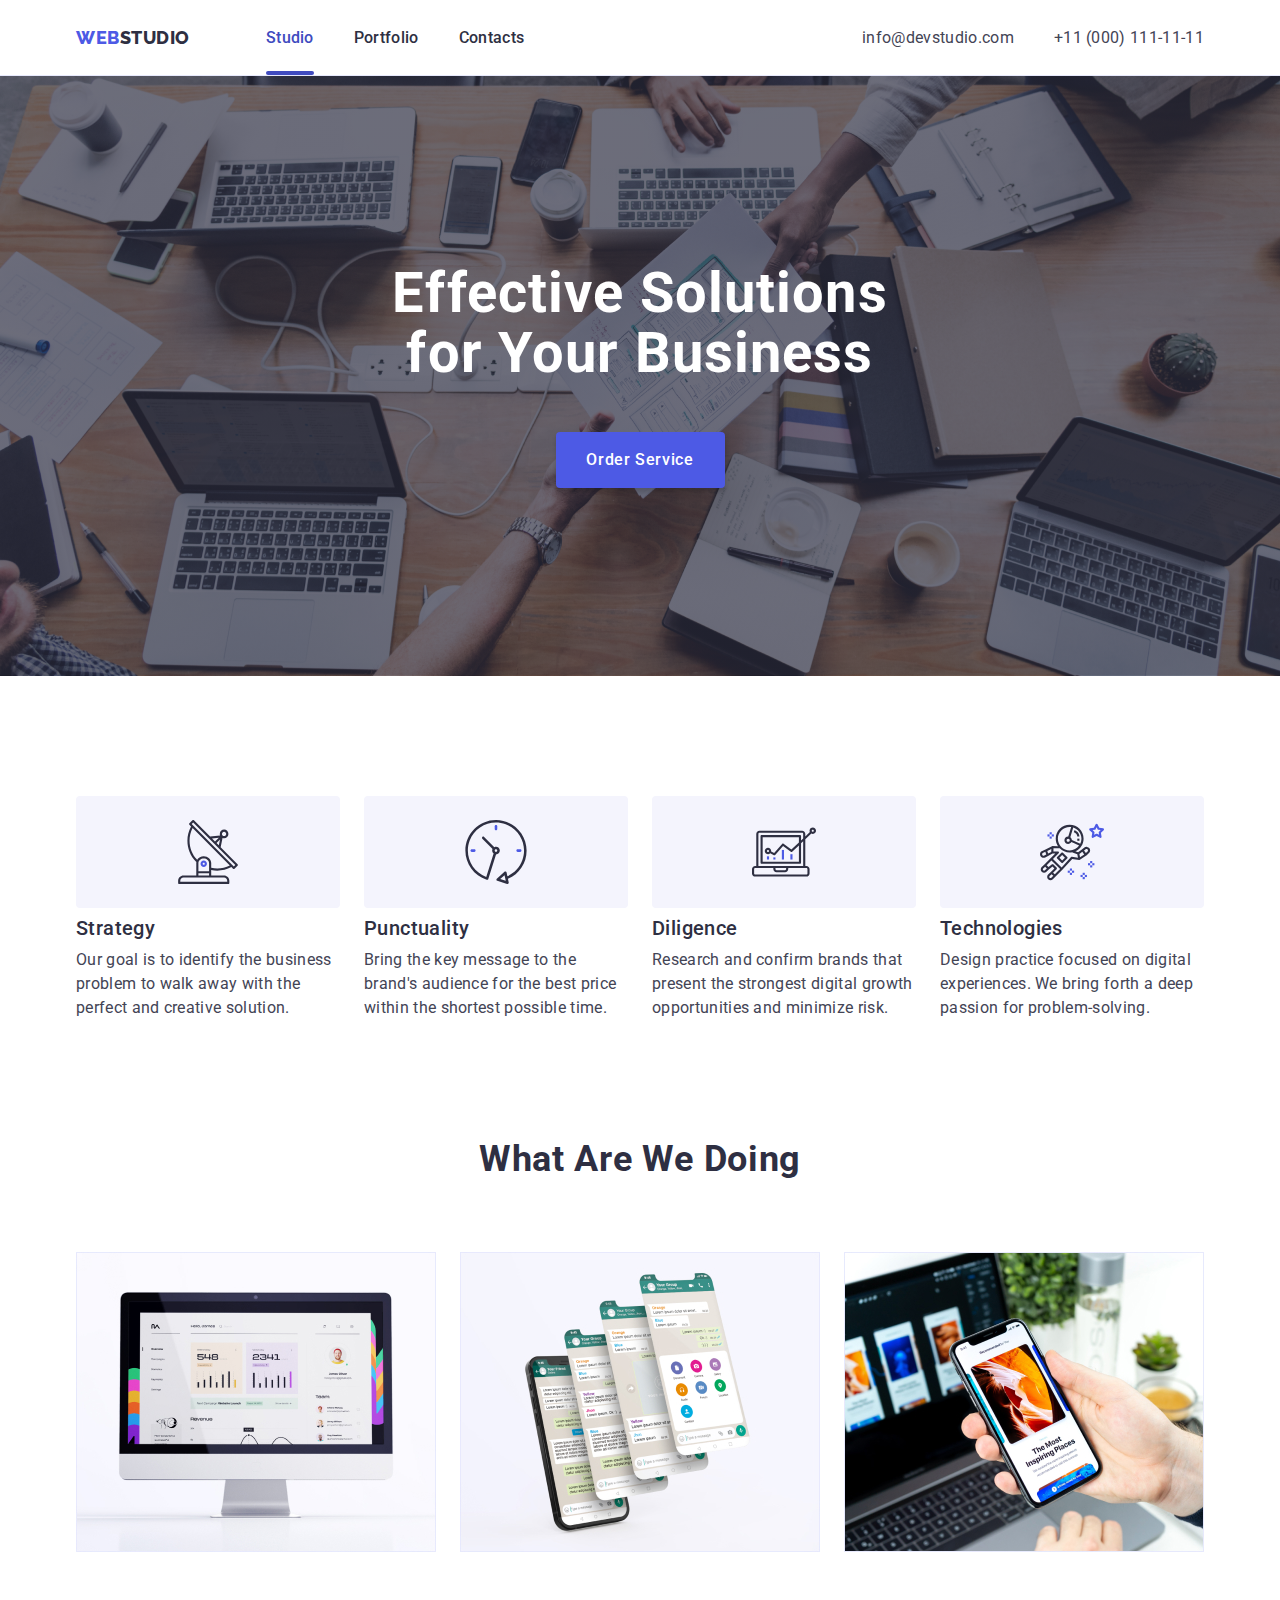
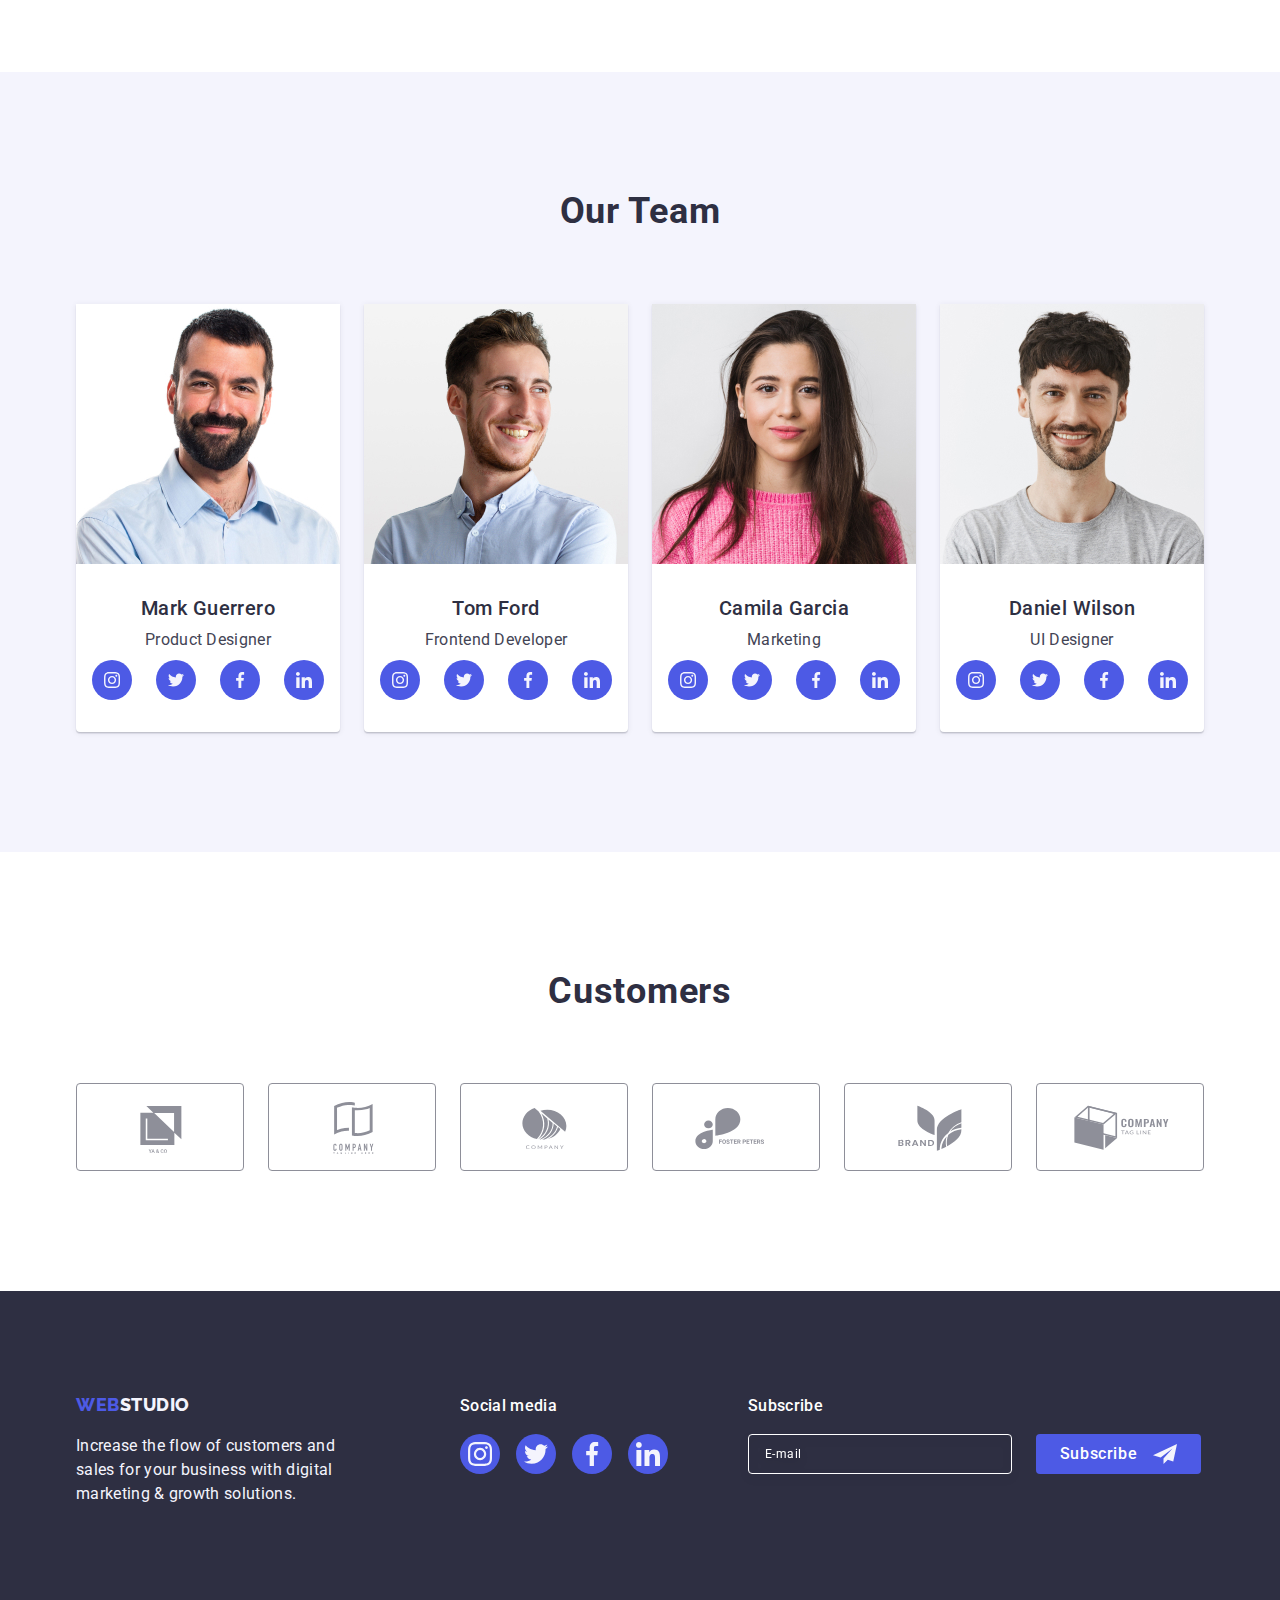
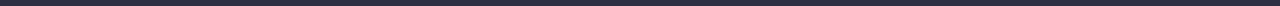
<file: index.html>
<!DOCTYPE html>
<html lang="en">
  <head>
    <meta charset="UTF-8" />
    <meta http-equiv="X-UA-Compatible" content="IE=edge" />
    <meta name="viewport" content="width=device-width, initial-scale=1.0" />
    <title>WebStudio</title>
    <link
      rel="stylesheet"
      href="https://cdnjs.cloudflare.com/ajax/libs/modern-normalize/1.1.0/modern-normalize.min.css"
    />
    <link rel="stylesheet" href="./css/styles.css" />
    <link rel="preconnect" href="https://fonts.googleapis.com" />
    <link rel="preconnect" href="https://fonts.gstatic.com" crossorigin />
    <link
      href="https://fonts.googleapis.com/css2?family=Raleway:wght@800&family=Roboto:wght@400;500;700;900&display=swap"
      rel="stylesheet"
    />
  </head>
  <body>
    <header class="header-border">
      <div class="container header-container">
        <nav class="list header-nav">
          <a
            href="./index.html"
            class="logo-link link header-nav-link margin-logo"
            >Web<span class="studio">Studio</span></a
          >

          <ul class="header-list list">
            <li>
              <a
                class="menu-link link header-nav-link curent"
                href="./index.html"
                >Studio</a
              >
            </li>
            <li>
              <a class="menu-link link header-nav-link" href="./portfolio.html"
                >Portfolio</a
              >
            </li>
            <li>
              <a class="menu-link link header-nav-link" href="">Contacts</a>
            </li>
          </ul>
        </nav>
        <address class="contact list">
          <ul class="contact list">
            <li>
              <a
                class="contact-link link header-nav-link"
                href="mailto:info@devstudio.com"
                >info@devstudio.com</a
              >
            </li>
            <li>
              <a
                class="contact-link link header-nav-link"
                href="tel:+110001111111"
                >+11 (000) 111-11-11</a
              >
            </li>
          </ul>
        </address>
      </div>
    </header>
    <main>
      <!-- Секция-1  -->
      <section class="first-s section-order">
        <div class="container">
          <h1 class="sectionh order-container">
            Effective Solutions for Your Business
          </h1>
          <button
            class="btn-order order-container"
            type="button"
            data-modal-open
          >
            Order Service
          </button>
        </div>
      </section>
      <!-- Секция-2  -->
      <section class="section">
        <div class="container">
          <h2 class="visually-hidden">Section2</h2>
          <ul class="list section-info">
            <li class="section-info-list">
              <div class="section-list">
                <svg class="svg" width="64" height="64">
                  <use href="./images/icons.svg#icon-antenna"></use>
                </svg>
              </div>
              <h3 class="sectionhhh">Strategy</h3>
              <p class="info-p">
                Our goal is to identify the business problem to walk away with
                the perfect and creative solution.
              </p>
            </li>
            <li class="section-info-list">
              <div class="section-list">
                <svg class="svg" width="64" height="64">
                  <use href="./images/icons.svg#icon-clock"></use>
                </svg>
              </div>
              <h3 class="sectionhhh">Punctuality</h3>
              <p class="info-p">
                Bring the key message to the brand's audience for the best price
                within the shortest possible time.
              </p>
            </li>
            <li class="section-info-list">
              <div class="section-list">
                <svg class="svg" width="64" height="64">
                  <use href="./images/icons.svg#icon-diagram"></use>
                </svg>
              </div>
              <h3 class="sectionhhh">Diligence</h3>
              <p class="info-p">
                Research and confirm brands that present the strongest digital
                growth opportunities and minimize risk.
              </p>
            </li>
            <li class="section-info-list">
              <div class="section-list">
                <svg class="svg" width="64" height="64">
                  <use href="./images/icons.svg#icon-astronaut"></use>
                </svg>
              </div>
              <h3 class="sectionhhh">Technologies</h3>
              <p class="info-p">
                Design practice focused on digital experiences. We bring forth a
                deep passion for problem-solving.
              </p>
            </li>
          </ul>
        </div>
      </section>
      <!-- Секция-3  -->
      <section class="section section-fall">
        <div class="container">
          <h2 class="secthh list">What are we doing</h2>
          <ul class="team-list list">
            <li class="img-list">
              <img
                src="./images/computer.jpg"
                alt="computer"
                width="360"
                height="300"
              />
            </li>
            <li class="img-list">
              <img
                src="./images/site.jpg"
                alt="iphone"
                width="360"
                height="300"
              />
            </li>
            <li class="img-list">
              <img
                src="./images/phone.jpg"
                alt="computer and iphone"
                width="360"
                height="300"
              />
            </li>
          </ul>
        </div>
      </section>
      <!-- Секция-4  -->
      <section class="sectionteam section">
        <div class="container">
          <h2 class="secthh list">Our Team</h2>
          <ul class="team-list list">
            <li class="team-back">
              <img src="./images/mark.jpg" alt="defect" width="264" />
              <div class="worker">
                <h3 class="section-name">Mark Guerrero</h3>
                <p class="info-page">Product Designer</p>
                <ul class="list social-list">
                  <li class="social-list-item">
                    <a href="" class="btn-link">
                      <svg class="team-svg" width="16" height="16">
                        <use href="./images/icons.svg#icon-instagram"></use>
                      </svg>
                    </a>
                  </li>
                  <li class="social-list-item">
                    <a href="" class="btn-link">
                      <svg class="team-svg" width="16" height="16">
                        <use href="./images/icons.svg#icon-twitter"></use>
                      </svg>
                    </a>
                  </li>
                  <li class="social-list-item">
                    <a href="" class="btn-link">
                      <svg class="team-svg" width="16" height="16">
                        <use href="./images/icons.svg#icon-facebook"></use>
                      </svg>
                    </a>
                  </li>
                  <li class="social-list-item">
                    <a href="" class="btn-link">
                      <svg class="team-svg" width="16" height="16">
                        <use href="./images/icons.svg#icon-linkedin"></use>
                      </svg>
                    </a>
                  </li>
                </ul>
              </div>
            </li>
            <li class="team-back">
              <img src="./images/tom.jpg" alt="defect" width="264" />
              <div class="worker">
                <h3 class="section-name">Tom Ford</h3>
                <p class="info-page">Frontend Developer</p>
                <ul class="list social-list">
                  <li class="social-list-item">
                    <a href="" class="btn-link">
                      <svg class="team-svg" width="16" height="16">
                        <use href="./images/icons.svg#icon-instagram"></use>
                      </svg>
                    </a>
                  </li>
                  <li class="social-list-item">
                    <a href="" class="btn-link">
                      <svg class="team-svg" width="16" height="16">
                        <use href="./images/icons.svg#icon-twitter"></use>
                      </svg>
                    </a>
                  </li>
                  <li class="social-list-item">
                    <a href="" class="btn-link">
                      <svg class="team-svg" width="16" height="16">
                        <use href="./images/icons.svg#icon-facebook"></use>
                      </svg>
                    </a>
                  </li>
                  <li class="social-list-item">
                    <a href="" class="btn-link">
                      <svg class="team-svg" width="16" height="16">
                        <use href="./images/icons.svg#icon-linkedin"></use>
                      </svg>
                    </a>
                  </li>
                </ul>
              </div>
            </li>
            <li class="team-back">
              <img src="./images/camila.jpg" alt="defect" width="264" />
              <div class="worker">
                <h3 class="section-name">Camila Garcia</h3>
                <p class="info-page">Marketing</p>
                <ul class="list social-list">
                  <li class="social-list-item">
                    <a href="" class="btn-link">
                      <svg class="team-svg" width="16" height="16">
                        <use href="./images/icons.svg#icon-instagram"></use>
                      </svg>
                    </a>
                  </li>
                  <li class="social-list-item">
                    <a href="" class="btn-link">
                      <svg class="team-svg" width="16" height="16">
                        <use href="./images/icons.svg#icon-twitter"></use>
                      </svg>
                    </a>
                  </li>
                  <li class="social-list-item">
                    <a href="" class="btn-link">
                      <svg class="team-svg" width="16" height="16">
                        <use href="./images/icons.svg#icon-facebook"></use>
                      </svg>
                    </a>
                  </li>
                  <li class="social-list-item">
                    <a href="" class="btn-link">
                      <svg class="team-svg" width="16" height="16">
                        <use href="./images/icons.svg#icon-linkedin"></use>
                      </svg>
                    </a>
                  </li>
                </ul>
              </div>
            </li>
            <li class="team-back">
              <img src="./images/daniel.jpg" alt="defect" width="264" />
              <div class="worker">
                <h3 class="section-name">Daniel Wilson</h3>
                <p class="info-page">UI Designer</p>
                <ul class="list social-list">
                  <li class="social-list-item">
                    <a href="" class="btn-link">
                      <svg class="team-svg" width="16" height="16">
                        <use href="./images/icons.svg#icon-instagram"></use>
                      </svg>
                    </a>
                  </li>
                  <li class="social-list-item">
                    <a href="" class="btn-link">
                      <svg class="team-svg" width="16" height="16">
                        <use href="./images/icons.svg#icon-twitter"></use>
                      </svg>
                    </a>
                  </li>
                  <li class="social-list-item">
                    <a href="" class="btn-link">
                      <svg class="team-svg" width="16" height="16">
                        <use href="./images/icons.svg#icon-facebook"></use>
                      </svg>
                    </a>
                  </li>
                  <li class="social-list-item">
                    <a href="" class="btn-link">
                      <svg class="team-svg" width="16" height="16">
                        <use href="./images/icons.svg#icon-linkedin"></use>
                      </svg>
                    </a>
                  </li>
                </ul>
              </div>
            </li>
          </ul>
        </div>
      </section>
      <!-- Customers  -->
      <section class="section sec">
        <div class="container">
          <h2 class="secthh list customer">Customers</h2>
          <ul class="list customer-sec">
            <li class="footer-list">
              <a href="" class="customer-link link">
                <svg class="customer-svg" width="104" height="56">
                  <use href="./images/icons.svg#icon-yaco"></use>
                </svg>
              </a>
            </li>
            <li class="footer-list">
              <a href="" class="customer-link link">
                <svg class="customer-svg" width="104" height="56">
                  <use href="./images/icons.svg#icon-cth"></use>
                </svg>
              </a>
            </li>
            <li class="footer-list">
              <a href="" class="customer-link link">
                <svg class="customer-svg" width="104" height="56">
                  <use href="./images/icons.svg#icon-company"></use>
                </svg>
              </a>
            </li>
            <li class="footer-list">
              <a href="" class="customer-link link">
                <svg class="customer-svg" width="104" height="56">
                  <use href="./images/icons.svg#icon-foster"></use>
                </svg>
              </a>
            </li>
            <li class="footer-list">
              <a href="" class="customer-link link">
                <svg class="customer-svg" width="104" height="56">
                  <use href="./images/icons.svg#icon-brand"></use>
                </svg>
              </a>
            </li>
            <li class="footer-list">
              <a href="" class="customer-link link">
                <svg class="customer-svg" width="104" height="56">
                  <use href="./images/icons.svg#icon-ctl"></use>
                </svg>
              </a>
            </li>
          </ul>
        </div>
      </section>
    </main>
    <!-- End  -->
    <footer class="end">
      <div class="container sec-footer">
        <div class="foot-div">
          <a class="logo-link link footer-logo" href="./index.html"
            >Web<span class="st-footer">Studio</span></a
          >
          <p class="footend">
            Increase the flow of customers and sales for your business with
            digital marketing & growth solutions.
          </p>
        </div>
        <div class="footer-social-wrapper">
          <p class="social-media">Social media</p>
          <ul class="social-list foot-list list">
            <li class="social-list">
              <a href="" class="btn-link btn-link-footer">
                <svg class="use-sec-footer" width="24" height="24">
                  <use href="./images/icons.svg#icon-instagram"></use>
                </svg>
              </a>
            </li>
            <li class="social-list">
              <a href="" class="btn-link btn-link-footer">
                <svg class="use-sec-footer" width="24" height="24">
                  <use href="./images/icons.svg#icon-twitter"></use>
                </svg>
              </a>
            </li>
            <li class="social-list">
              <a href="" class="btn-link btn-link-footer">
                <svg class="use-sec-footer" width="24" height="24">
                  <use href="./images/icons.svg#icon-facebook"></use>
                </svg>
              </a>
            </li>
            <li class="social-list">
              <a href="" class="btn-link btn-link-footer">
                <svg class="use-sec-footer" width="24" height="24">
                  <use href="./images/icons.svg#icon-linkedin"></use>
                </svg>
              </a>
            </li>
          </ul>
        </div>
        <div class="footer-form-wrapper">
          <p class="social-media">Subscribe</p>
          <form class="footer-form">
            <label class="footer-form-label">
              <input
                type="email"
                name="user_email"
                class="footer-form-input"
                required
                placeholder="E-mail"
            /></label>
            <button type="submit" class="footer-btn social-media">
              Subscribe
              <svg class="telegram-svg" width="24" height="24">
                <use href="./images/icons.svg#icon-telegram"></use>
              </svg>
            </button>
          </form>
        </div>
      </div>
    </footer>
    <!-- Modalka  -->
    <div class="fon is-hidden" data-modal>
      <div class="modalka">
        <button class="btn_modalka" type="button" data-modal-close>
          <svg class="modalka_close" width="8" height="8">
            <use href="./images/icons.svg#icon-close"></use>
          </svg>
        </button>
        <form class="modal-form">
          <p class="call-you">Leave your contacts and we will call you back</p>
          <label class="modal-form-field">
            <span class="modal-form-input-desk">Name</span>
            <span class="modal-form-item-wrapper">
              <input
                type="text"
                name="user_name"
                class="modal-form-input"
                required
                pattern="^[a-zA-Zа-яА-ЯіІїЇ]+$"
                minlength="2"
              />
              <svg class="modal-form-svg" width="18" height="24">
                <use href="./images/icons.svg#icon-person"></use>
              </svg>
            </span>
          </label>
          <label class="modal-form-field">
            <span class="modal-form-input-desk">Phone</span>
            <span class="modal-form-item-wrapper">
              <input
                type="tel"
                name="user_phone"
                class="modal-form-input"
                required
                pattern="[0-9]{3}-[0-9]{3}-[0-9]{2}-[0-9]{2}"
                title="xxx-xxx-xx-xx"
              />
              <svg class="modal-form-svg" width="18" height="24">
                <use href="./images/icons.svg#icon-phone-black"></use>
              </svg>
            </span>
          </label>
          <label class="modal-form-field">
            <span class="modal-form-input-desk">Email</span>
            <span class="modal-form-item-wrapper">
              <input
                type="email"
                name="user_email"
                class="modal-form-input"
                required
              />
              <svg class="modal-form-svg" width="18" height="24">
                <use href="./images/icons.svg#icon-email-black"></use>
              </svg>
            </span>
          </label>
          <label class="modal-form-field">
            <span class="modal-form-input-desk">Comment</span>
            <textarea
              name="user_message"
              class="modal-form-text"
              placeholder="Text input"
            ></textarea>
          </label>
          <input
            id="user-policy"
            type="checkbox"
            name="user_policy"
            class="modal-form-check visually-hidden"
          />
          <label for="user-policy" class="modal-form-check-desk">
            <span class="modal-fake-checkbox">
              <svg class="modal-fake-svg" width="10" height="8">
                <use href="./images/icons.svg#icon-mark"></use>
              </svg>
            </span>
            I accept the terms and conditions of the&nbsp;
            <a href="" class="modal-policy-link">Privacy Policy</a></label
          >
          <button type="submit" class="modal-form-send">Send</button>
        </form>
      </div>
    </div>
    <script src="./js/modal.js"></script>
  </body>
</html>
</file>
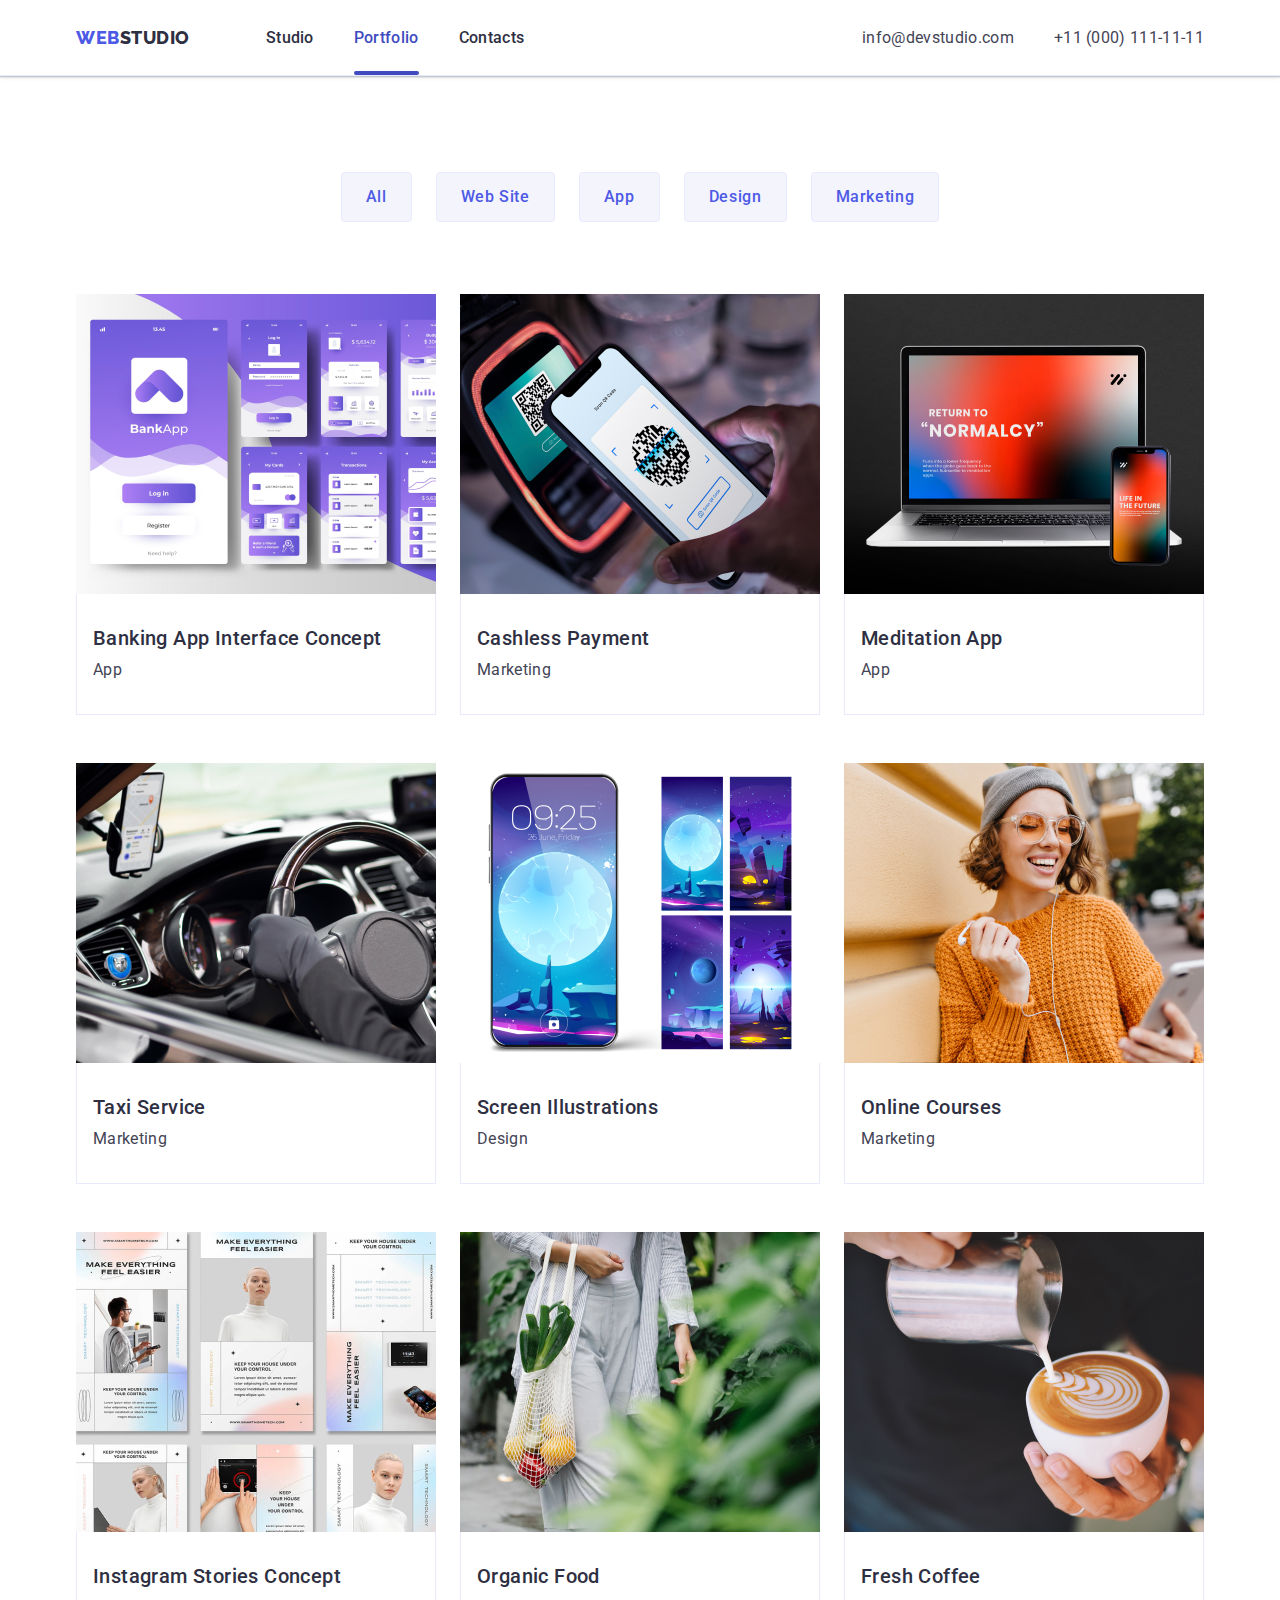
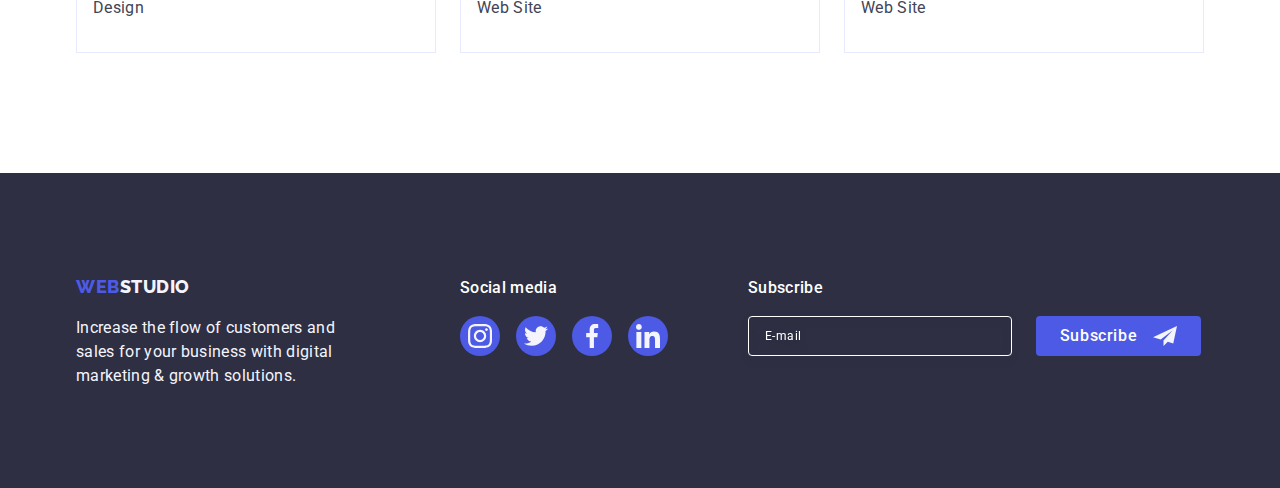
<file: portfolio.html>
<!DOCTYPE html>
<html lang="en">
  <head>
    <meta charset="UTF-8" />
    <meta http-equiv="X-UA-Compatible" content="IE=edge" />
    <meta name="viewport" content="width=device-width, initial-scale=1.0" />
    <title>Portfolio</title>
    <link
      rel="stylesheet"
      href="https://cdnjs.cloudflare.com/ajax/libs/modern-normalize/1.1.0/modern-normalize.min.css"
    />
    <link rel="stylesheet" href="./css/styles.css" />
    <link rel="preconnect" href="https://fonts.googleapis.com" />
    <link rel="preconnect" href="https://fonts.gstatic.com" crossorigin />
    <link
      href="https://fonts.googleapis.com/css2?family=Raleway:wght@800&family=Roboto:wght@400;500;700;900&display=swap"
      rel="stylesheet"
    />
  </head>
  <body>
    <header class="header-border">
      <div class="container header-container">
        <nav class="list header-nav">
          <a
            class="logo-link link header-nav-link margin-logo"
            href="./index.html"
            >Web<span class="studio">Studio</span></a
          >

          <ul class="header-list list">
            <li>
              <a class="menu-link link header-nav-link" href="./index.html"
                >Studio</a
              >
            </li>
            <li>
              <a
                class="menu-link link header-nav-link curent"
                href="./portfolio.html"
                >Portfolio</a
              >
            </li>
            <li>
              <a class="menu-link link header-nav-link" href="">Contacts</a>
            </li>
          </ul>
        </nav>
        <address class="contact list">
          <ul class="list contact list">
            <li>
              <a
                class="contact-link link header-nav-link"
                href="mailto:info@devstudio.com"
                >info@devstudio.com</a
              >
            </li>
            <li>
              <a
                class="contact-link link header-nav-link"
                href="tel:+110001111111"
                >+11 (000) 111-11-11</a
              >
            </li>
          </ul>
        </address>
      </div>
    </header>
    <main>
      <section class="section-all-btn">
        <div class="container">
          <h1 class="visually-hidden">Sec1</h1>
          <ul class="list btnflex">
            <li><button type="button" class="btn-all">All</button></li>
            <li><button type="button" class="btn-all">Web Site</button></li>
            <li><button type="button" class="btn-all">App</button></li>
            <li><button type="button" class="btn-all">Design</button></li>
            <li><button type="button" class="btn-all">Marketing</button></li>
          </ul>
          <ul class="list photos">
            <li class="portfolio-list">
              <a href="" class="portfolio-link link">
                <div class="overlay-container">
                  <img
                    src="./images/bank.jpg"
                    alt="app"
                    width="360"
                    height="300"
                  />
                  <p class="overlay">
                    14 Stylish and User-Friendly App Design Concepts · Task
                    Manager App · Calorie Tracker App · Exotic Fruit Ecommerce
                    App · Cloud Storage App
                  </p>
                </div>
                <div class="portfolio-photos">
                  <h2 class="images-text">Banking App Interface Concept</h2>
                  <p class="images-dev">App</p>
                </div>
              </a>
            </li>
            <li class="portfolio-list">
              <a href="" class="portfolio-link link">
                <div class="overlay-container">
                  <img
                    src="./images/pay.jpg"
                    alt="iphone"
                    width="360"
                    height="300"
                  />
                  <p class="overlay">
                    14 Stylish and User-Friendly App Design Concepts · Task
                    Manager App · Calorie Tracker App · Exotic Fruit Ecommerce
                    App · Cloud Storage App
                  </p>
                </div>
                <div class="portfolio-photos">
                  <h2 class="images-text">Cashless Payment</h2>
                  <p class="images-dev">Marketing</p>
                </div>
              </a>
            </li>
            <li class="portfolio-list">
              <a href="" class="portfolio-link link">
                <div class="overlay-container">
                  <img
                    src="./images/meditation.jpg"
                    alt="laptop"
                    width="360"
                    height="300"
                  />
                  <p class="overlay">
                    14 Stylish and User-Friendly App Design Concepts · Task
                    Manager App · Calorie Tracker App · Exotic Fruit Ecommerce
                    App · Cloud Storage App
                  </p>
                </div>
                <div class="portfolio-photos">
                  <h2 class="images-text">Meditation App</h2>
                  <p class="images-dev">App</p>
                </div>
              </a>
            </li>
            <li class="portfolio-list">
              <a href="" class="portfolio-link link">
                <div class="overlay-container">
                  <img
                    src="./images/cars.jpg"
                    alt="car"
                    width="360"
                    height="300"
                  />
                  <p class="overlay">
                    14 Stylish and User-Friendly App Design Concepts · Task
                    Manager App · Calorie Tracker App · Exotic Fruit Ecommerce
                    App · Cloud Storage App
                  </p>
                </div>
                <div class="portfolio-photos">
                  <h2 class="images-text">Taxi Service</h2>
                  <p class="images-dev">Marketing</p>
                </div>
              </a>
            </li>
            <li class="portfolio-list">
              <a href="" class="portfolio-link link">
                <div class="overlay-container">
                  <img
                    src="./images/wallpaper.jpg"
                    alt="iphone"
                    width="360"
                    height="300"
                  />
                  <p class="overlay">
                    14 Stylish and User-Friendly App Design Concepts · Task
                    Manager App · Calorie Tracker App · Exotic Fruit Ecommerce
                    App · Cloud Storage App
                  </p>
                </div>
                <div class="portfolio-photos">
                  <h2 class="images-text">Screen Illustrations</h2>
                  <p class="images-dev">Design</p>
                </div>
              </a>
            </li>
            <li class="portfolio-list">
              <a href="" class="portfolio-link link">
                <div class="overlay-container">
                  <img
                    src="./images/people.jpg"
                    alt="the girl is holding the phone"
                    width="360"
                    height="300"
                  />
                  <p class="overlay">
                    14 Stylish and User-Friendly App Design Concepts · Task
                    Manager App · Calorie Tracker App · Exotic Fruit Ecommerce
                    App · Cloud Storage App
                  </p>
                </div>
                <div class="portfolio-photos">
                  <h2 class="images-text">Online Courses</h2>
                  <p class="images-dev">Marketing</p>
                </div>
              </a>
            </li>
            <li class="portfolio-list">
              <a href="" class="portfolio-link link">
                <div class="overlay-container">
                  <img
                    src="./images/instagram.jpg"
                    alt="app"
                    width="360"
                    height="300"
                  />
                  <p class="overlay">
                    14 Stylish and User-Friendly App Design Concepts · Task
                    Manager App · Calorie Tracker App · Exotic Fruit Ecommerce
                    App · Cloud Storage App
                  </p>
                </div>
                <div class="portfolio-photos">
                  <h2 class="images-text">Instagram Stories Concept</h2>
                  <p class="images-dev">Design</p>
                </div>
              </a>
            </li>
            <li class="portfolio-list">
              <a href="" class="portfolio-link link">
                <div class="overlay-container">
                  <img
                    src="./images/food.jpg"
                    alt="Food"
                    width="360"
                    height="300"
                  />
                  <p class="overlay">
                    14 Stylish and User-Friendly App Design Concepts · Task
                    Manager App · Calorie Tracker App · Exotic Fruit Ecommerce
                    App · Cloud Storage App
                  </p>
                </div>
                <div class="portfolio-photos">
                  <h2 class="images-text">Organic Food</h2>
                  <p class="images-dev">Web Site</p>
                </div>
              </a>
            </li>
            <li class="portfolio-list">
              <a href="" class="portfolio-link link">
                <div class="overlay-container">
                  <img
                    src="./images/cofe.jpg"
                    alt="Coffe"
                    width="360"
                    height="300"
                  />
                  <p class="overlay">
                    14 Stylish and User-Friendly App Design Concepts · Task
                    Manager App · Calorie Tracker App · Exotic Fruit Ecommerce
                    App · Cloud Storage App
                  </p>
                </div>
                <div class="portfolio-photos">
                  <h2 class="images-text">Fresh Coffee</h2>
                  <p class="images-dev">Web Site</p>
                </div>
              </a>
            </li>
          </ul>
        </div>
      </section>
    </main>
    <!-- End  -->
    <footer class="end">
      <div class="container sec-footer">
        <div class="foot-div">
          <a class="logo-link link footer-logo" href="./index.html"
            >Web<span class="st-footer">Studio</span></a
          >
          <p class="footend">
            Increase the flow of customers and sales for your business with
            digital marketing & growth solutions.
          </p>
        </div>
        <div class="footer-social-wrapper">
          <p class="social-media">Social media</p>
          <ul class="social-list foot-list list">
            <li class="social-list">
              <a href="" class="btn-link btn-link-footer">
                <svg class="use-sec-footer" width="24" height="24">
                  <use href="./images/icons.svg#icon-instagram"></use>
                </svg>
              </a>
            </li>
            <li class="social-list">
              <a href="" class="btn-link btn-link-footer">
                <svg class="use-sec-footer" width="24" height="24">
                  <use href="./images/icons.svg#icon-twitter"></use>
                </svg>
              </a>
            </li>
            <li class="social-list">
              <a href="" class="btn-link btn-link-footer">
                <svg class="use-sec-footer" width="24" height="24">
                  <use href="./images/icons.svg#icon-facebook"></use>
                </svg>
              </a>
            </li>
            <li class="social-list">
              <a href="" class="btn-link btn-link-footer">
                <svg class="use-sec-footer" width="24" height="24">
                  <use href="./images/icons.svg#icon-linkedin"></use>
                </svg>
              </a>
            </li>
          </ul>
        </div>
        <div class="footer-form-wrapper">
          <p class="social-media">Subscribe</p>
          <form class="footer-form">
            <label class="footer-form-label">
              <input
                type="email"
                name="user_email"
                class="footer-form-input"
                required
                placeholder="E-mail"
            /></label>
            <button type="submit" class="footer-btn social-media">
              Subscribe
              <svg class="telegram-svg" width="24" height="24">
                <use href="./images/icons.svg#icon-telegram"></use>
              </svg>
            </button>
          </form>
        </div>
      </div>
    </footer>
  </body>
</html>
</file>
<file: css/styles.css>
:root {
    --back-cl: #FFFFFF;
    --text-cl: #4d5ae5;
    --logo-span: #2e2f42;
    --hover-cl: #404bbf;
    --contact-cl: #434455;
    --back-btn-cl: #f4f4fd;
    --icon-color: #afb1b8;
}

.btn-all {
    display: block;
    font-family: "Roboto", sans-serif;
    font-weight: 500;
    font-size: 16px;
    line-height: 1.5;
    border: 1px solid #E7E9FC;
    border-radius: 4px;
    letter-spacing: 0.04em;
    color: var(--text-cl);
    background-color: var(--back-btn-cl);
    cursor: pointer;
    padding: 12px 24px;
    transition: color 250ms cubic-bezier(0.4, 0, 0.2, 1),
        background-color 250ms cubic-bezier(0.4, 0, 0.2, 1),
        border-color 250ms cubic-bezier(0.4, 0, 0.2, 1),
        box-shadow 250ms cubic-bezier(0.4, 0, 0.2, 1);
}

.btn-all:hover,
.btn-all:focus {
    color: var(--back-cl);
    background-color: var(--hover-cl);
    border: 1px solid transparent;
    box-shadow: 0px 3px 1px rgba(0, 0, 0, 0.1),
        0px 2px 1px rgba(0, 0, 0, 0.08),
        0px 2px 2px rgba(0, 0, 0, 0.12);
}

.images-text {
    font-weight: 500;
    font-size: 20px;
    line-height: 1.2;
    letter-spacing: 0.02em;
    color: var(--logo-span);
    margin-bottom: 8px;
}

.images-dev {
    font-size: 16px;
    line-height: 1.5;
    letter-spacing: 0.02em;
    color: var(--contact-cl);
}

body {
    font-family: "Roboto", sans-serif;
    color: var(--contact-cl);
    background-color: var(--back-cl);
}

.logo-link {
    display: inline-block;
    margin-right: 76px;
    padding-top: 24px;
    padding-bottom: 24px;

    font-family: "Raleway", sans-serif;
    font-weight: 800;
    font-size: 18px;
    line-height: 1.5;
    letter-spacing: 0.03em;
    text-transform: uppercase;
    color: var(--text-cl);
}

.link {
    text-decoration: none;
}

.studio {
    color: var(--logo-span);
}

.list {
    list-style: none;
    padding: 0px;
    margin: 0px;
}

.menu-link {
    display: inline-block;
    padding-top: 24px;
    padding-bottom: 24px;

    font-weight: 500;
    font-size: 16px;
    line-height: 1.5;
    letter-spacing: 0.02em;
    color: var(--logo-span);
    transition: color 250ms cubic-bezier(0.4, 0, 0.2, 1);
}

.menu-link:hover,
.menu-link:focus {
    color: var(--hover-cl);

}

.contact {
    display: flex;
    margin-left: auto;
    gap: 40px;
    font-style: normal;
}

.contact-link {
    display: inline-block;
    padding-top: 24px;
    padding-bottom: 24px;

    font-size: 16px;
    line-height: 1.5;
    letter-spacing: 0.02em;
    color: var(--contact-cl);
    transition: color 250ms cubic-bezier(0.4, 0, 0.2, 1);
}

.contact-link:hover,
.contact-link:focus {
    color: var(--hover-cl);
}

.curent {
    position: relative;
    color: var(--hover-cl);
}

.curent::after {
    display: block;
    position: absolute;
    content: '';
    width: 100%;
    height: 4px;
    border-radius: 2px;
    bottom: -1px;
    background-color: var(--hover-cl);
}

.first-s {
    background-image: linear-gradient(rgba(46, 47, 66, 0.7), rgba(46, 47, 66, 0.7)), url(../images/people_office.jpg);

    background-repeat: no-repeat;
    background-position: center;
    background-size: cover;
    max-width: 1440px;
    max-height: 600px;
    margin: 0 auto;
}

.sectionh {
    font-size: 56px;
    line-height: 1.07;
    text-align: center;
    letter-spacing: 0.02em;
    color: var(--back-cl);
    max-width: 496px;
    margin-bottom: 48px;
}

.section {
    padding-top: 120px;
    padding-bottom: 120px;
}

.order-container {
    margin-left: auto;
    margin-right: auto;
}

.btn-order {
    display: block;
    background-color: #4D5AE5;
    font-family: "Roboto", sans-serif;
    font-weight: 500;
    font-size: 16px;
    line-height: 1.5;
    letter-spacing: 0.04em;
    box-shadow: 0px 4px 4px rgba(0, 0, 0, 0.15);
    border-radius: 4px;
    border: 0px;
    color: var(--back-cl);
    cursor: pointer;
    min-width: 169px;
    min-height: 56px;
    transition: background-color 250ms cubic-bezier(0.4, 0, 0.2, 1);
}

.btn-order:hover,
.btn-order:focus {
    color: var(--back-cl);
    background-color: var(--hover-cl);
}

.visually-hidden {
    position: absolute;
    width: 1px;
    height: 1px;
    margin: -1px;
    border: 0px;
    padding: 0px;
    white-space: nowrap;
    clip-path: inset(100%);
    clip: rect(0 0 0 0);
    overflow: hidden;
}

.sectionhhh {
    font-weight: 500;
    font-size: 20px;
    line-height: 1.2;
    letter-spacing: 0.02em;
    color: var(--logo-span);
    margin-bottom: 8px;
}

.info-p {
    font-size: 16px;
    line-height: 1.5;
    letter-spacing: 0.02em;
    color: var(--contact-cl);
    width: 264px;
}

.info-page {
    font-size: 16px;
    line-height: 1.5;
    letter-spacing: 0.02em;
    color: var(--contact-cl);
    text-align: center;
    margin-bottom: 8px;
}

.section-name {
    font-weight: 500;
    font-size: 20px;
    line-height: 1.2;
    letter-spacing: 0.02em;
    color: var(--logo-span);
    margin-bottom: 8px;
    text-align: center;
}

.secthh {
    font-size: 36px;
    line-height: 1.11;
    text-align: center;
    letter-spacing: 0.02em;
    text-transform: capitalize;
    color: var(--logo-span);
    margin-bottom: 72px;
}

.sectionteam {
    background-color: var(--back-btn-cl);
}

.team-back {
    background-color: #FFFFFF;
    width: calc((100% - 72px) / 4);
    box-shadow: 0px 1px 6px rgba(46, 47, 66, 0.08), 0px 1px 1px rgba(46, 47, 66, 0.16), 0px 2px 1px rgba(46, 47, 66, 0.08);
    border-radius: 0px 0px 4px 4px;
}

.end {
    background-color: var(--logo-span);
    padding: 100px 0;
}

.st-footer {
    color: var(--back-btn-cl);
}

.footend {
    font-family: 'Roboto', sans-serif;
    font-style: normal;
    margin: 0;
    font-weight: 400;
    font-size: 16px;
    line-height: 1.5;
    letter-spacing: 0.02em;
    color: var(--back-btn-cl);
    width: 264px;
}

.container {
    width: 1158px;
    margin-left: auto;
    margin-right: auto;
    padding-left: 15px;
    padding-right: 15px;
    align-items: center;
}

h1,
h2,
h3,
h4,
h5,
h6,
p {
    margin: 0;
}

ul,
ol {
    margin: 0;
    padding: 0;
}

img {
    display: block;
    max-width: 100%;
    height: auto;
}

button {
    cursor: pointer;
}

.header-container {
    display: flex;
}

.header-border {
    border-bottom: 1px solid #e7e9fc;
    box-shadow: 0px 2px 1px rgba(46, 47, 66, 0.08),
        0px 1px 1px rgba(46, 47, 66, 0.16),
        0px 1px 6px rgba(46, 47, 66, 0.08);
    ;
}

.header-nav {
    display: flex;
    margin-right: auto;
    align-items: center;
}

.header-list {
    display: flex;
    align-items: center;
    gap: 40px;
}

.contact-list {
    display: flex;
    align-items: center;
    gap: 40px;
}

.header-nav-link {
    display: block;
    padding-top: 24px;
    padding-bottom: 24px;
}

.margin-logo {
    margin-right: 76px;
}

.section-order {
    padding-top: 188px;
    padding-bottom: 188px;
}

.section-info {
    display: flex;
    gap: 24px;
}

.section-fall {
    padding-top: 0px;
}

.team-list {
    display: flex;
    gap: 24px;
}

.footer-logo {
    display: inline-block;
    margin-bottom: 16px;
    min-width: 115px;
    margin-right: 0px;
    padding: 0px;
}

.btnflex {
    display: flex;
    gap: 24px;
    justify-content: center;
    margin-bottom: 72px;
}

.photos {
    display: flex;
    flex-wrap: wrap;
    row-gap: 48px;
    column-gap: 24px;
}

.section-all-btn {
    padding-top: 96px;
    padding-bottom: 120px;
}

.section-info-list {
    width: calc((100% - 72px) / 4);
}

.img-list {
    width: calc((100% - 48px) / 3);
}

.worker {
    padding: 32px 0px;
    border-radius: 0px 0px 4px 4px;
}

.portfolio-list {
    width: calc((100% - 48px) / 3);
}

.portfolio-link {
    display: block;
    transition: box-shadow 250ms cubic-bezier(0.4, 0, 0.2, 1);
}

.portfolio-link:hover,
.portfolio-link:focus {
    box-shadow: 0px 1px 6px rgba(46, 47, 66, 0.08),
        0px 1px 1px rgba(46, 47, 66, 0.16),
        0px 2px 1px rgba(46, 47, 66, 0.08);
}

.portfolio-list:hover,
.portfolio-list:focus {
    box-shadow: 0px 1px 6px rgba(46, 47, 66, 0.08),
        0px 1px 1px rgba(46, 47, 66, 0.16),
        0px 2px 1px rgba(46, 47, 66, 0.08);
}

.portfolio-photos {
    padding: 32px 16px;
    border: 1px solid #e7e9fc;
    border-top: none;
}

.section-list {
    display: flex;
    align-items: center;
    justify-content: center;
    width: 264px;
    height: 112px;
    background-color: #F4F4FD;
    margin-bottom: 8px;
    border-radius: 4px;
    transition: filter 250ms cubic-bezier(0.4, 0, 0.2, 1);
}

.team-svg {
    fill: var(--back-btn-cl);
}

.social-list {
    display: flex;
    justify-content: center;
    gap: 24px;
}

.social-list-item {
    width: 40px;
    height: 40px;
}

.btn-link {
    display: flex;
    justify-content: center;
    align-items: center;
    width: 40px;
    height: 40px;
    background-color: var(--text-cl);
    border-radius: 50%;
    border: 0;
    transition: background-color 250ms cubic-bezier(0.4, 0, 0.2, 1);
}

.btn-link:hover,
.btn-link:focus {
    background-color: var(--hover-cl);
}

.customer-sec {
    display: flex;
    gap: 24px;
}

.customer-link {
    display: flex;
    width: 100%;
    height: 100%;
    border: 1px solid #8E8F99;
    border-radius: 4px;
    gap: 24px;
    justify-content: center;
    align-items: center;
    color: #8e8f99;
    transition: border-color 250ms cubic-bezier(0.4, 0, 0.2, 1),
        color 250ms cubic-bezier(0.4, 0, 0.2, 1);
}

.customer-svg {
    fill: currentColor;
    transition: fill 250ms cubic-bezier(0.4, 0, 0.2, 1);
}

.customer-link:hover,
.customer-link:focus {
    color: #8e8f99;
    border-color: #404BBF;
    color: #404BBf;
}

.sec-footer {
    display: flex;
    align-items: baseline;
    margin-right: auto;
}

.foot-div {
    margin-right: 120px;
}

.footer-social-wrapper {
    margin-right: 80px;
}

.social-media {
    display: inline-block;
    font-style: normal;
    font-weight: 500;
    font-size: 16px;
    line-height: 1.5;
    letter-spacing: 0.02em;
    color: #FFFFFF;
    margin-bottom: 16px;
}

.btn-link-footer {
    transition: background-color 250ms cubic-bezier(0.4, 0, 0.2, 1);
}

.btn-link-footer:focus,
.btn-link-footer:hover {
    background-color: #31D0AA;
}

.foot-list {
    gap: 16px;
}

.customer {
    line-height: 1.1;
}

.footer-list {
    width: calc((100% - 120px) / 6);
    height: 88px;
}

.use-sec-footer {
    fill: var(--back-btn-cl);
}

.footer-form-input {
    width: 264px;
    height: 40px;
    padding: 8px 16px;
    background-color: transparent;
    border: 1px solid #FFFFFF;
    filter: drop-shadow(0px 4px 4px rgba(0, 0, 0, 0.15));
    border-radius: 4px;
}

.footer-form-input::placeholder,
.footer-form-input {
    font-weight: 400;
    font-size: 12px;
    line-height: 24px;
    letter-spacing: 0.04em;
    color: #FFFFFF;
}

.footer-form {
    display: flex;
    gap: 24px;
}

.footer-btn {
    display: flex;
    align-items: center;
    justify-content: center;
    gap: 16px;
    min-width: 165px;
    height: 40px;
    background: #4D5AE5;
    border-radius: 4px;
    border: none;
    letter-spacing: 0.04em;
    margin: 0;
    transition: background-color var(--transition-fon);
}

.footer-btn:hover,
.footer-btn:focus {
    background-color: var(--hover-cl);
}

.telegram-svg {
    fill: var(--back-btn-cl);
}

.overlay {
    position: absolute;
    font-size: 16px;
    line-height: 1.5;
    letter-spacing: 0.02em;
    color: var(--back-btn-cl);
    background-color: var(--text-cl);
    padding: 40px 32px;
    padding-top: 40px;
    padding-left: 32px;
    padding-right: 32px;
    top: 0;
    left: 0;
    height: 100%;
    overflow: auto;
    transform: translate(0, 100%);
    transition: transform 250ms cubic-bezier(0.4, 0, 0.2, 1);
}

.overlay-container {
    position: relative;
    overflow: hidden;
}

.portfolio-link:hover .overlay,
.portfolio-link:focus .overlay {
    transform: translate(0, 0);
}

.fon {
    position: fixed;
    top: 0;
    left: 0;
    z-index: 100;
    width: 100%;
    height: 100%;
    background-color: rgba(46, 47, 66, 0.4);
    transition: opacity 250ms cubic-bezier(0.4, 0, 0.2, 1), visibility 250ms cubic-bezier(0.4, 0, 0.2, 1);
}

.fon.is-hidden {
    opacity: 0;
    visibility: hidden;
    pointer-events: none;
}

.modalka {
    position: absolute;
    width: 408px;
    min-height: 576px;
    top: 50%;
    left: 50%;
    transform: translate(-50%, -50%);
    background: #FCFCFC;
    box-shadow: 0px 1px 1px rgba(0, 0, 0, 0.14), 0px 1px 3px rgba(0, 0, 0, 0.12), 0px 2px 1px rgba(0, 0, 0, 0.2);
    border-radius: 4px;
    padding: 24px;
    padding-top: 72px;
    transition: transform 250ms cubic-bezier(0.4, 0, 0.2, 1);
}

.btn_modalka {
    display: flex;
    position: absolute;
    top: 24px;
    right: 24px;
    justify-content: center;
    align-items: center;
    background-color: #E7E9FC;
    border: 1px solid rgba(0, 0, 0, 0.1);
    width: 24px;
    height: 24px;
    border-radius: 50%;
    padding: 0;
    transition: background-color 250ms cubic-bezier(0.4, 0, 0.2, 1), border 250ms cubic-bezier(0.4, 0, 0.2, 1);
}

.btn_modalka:hover,
.btn_modalka:focus {
    background-color: var(--hover-cl);
    color: var(--back-cl);
    border: none;
}

.modalka_close {
    fill: currentColor;
    transition: fill 250ms cubic-bezier(0.4, 0, 0.2, 1);
}

/* Modalka  */

.call-you {
    font-weight: 500;
    font-size: 16px;
    line-height: 1.5px;
    text-align: center;
    letter-spacing: 0.02em;
    color: #2E2F42;
    margin-bottom: 16px;
}

.modal-form {
    display: flex;
    flex-direction: column;
}

.modal-form-input {
    width: 100%;
    height: 40px;
    border: 1px solid rgba(46, 47, 66, 0.4);
    border-radius: 4px;
    padding-left: 38px;
    transition: border-color var(--transition-fon);
}

.modal-form-input:focus {
    border-color: var(--text-cl);
    outline: none;
}

.modal-form-input:focus+.modal-form-svg {
    fill: var(--text-cl);
}

.modal-form-input-desk {
    display: block;
    font-weight: 400;
    font-size: 12px;
    line-height: 1.16;
    letter-spacing: 0.04em;
    color: #8E8F99;
    margin-bottom: 4px;
}

.modal-form-item-wrapper {
    display: block;
    position: relative;
}

.modal-form-svg {
    position: absolute;
    top: 50%;
    left: 16px;
    transform: translateY(-50%);
    transition: fill var(--transition-fon);

}

.modal-form-field {
    margin-bottom: 8px;
}

.modal-form-text {
    width: 100%;
    height: 120px;
    padding: 8px 16px;
    border: 1px solid rgba(46, 47, 66, 0.4);
    border-radius: 4px;
    resize: none;
    transition: border-color var(--transition-fon);
}

.modal-form-text::placeholder {
    font-weight: 400;
    font-size: 12px;
    line-height: 14px;
    letter-spacing: 0.04em;
    color: rgba(46, 47, 66, 0.4);
}

.modal-form-text:focus {
    border-color: var(--text-cl);
    outline: none;
}

.modal-form-check-desk::before {
    content: '';
    display: block;
    width: 16px;
    height: 16px;
    border: 1px solid rgba(46, 47, 66, 0.4);
    border-radius: 2px;
    cursor: pointer;
}

.modal-form-check:checked+.modal-form-check-desk::before {

    background-color: var(--hover-cl);
}

.modal-form-check:focus+.modal-form-check-desk::before {
    border: 1px solid var(--hover-cl);
}

.modal-form-check-desk {
    display: flex;
    align-items: center;
    position: relative;
    margin-bottom: 24px;
    font-size: 12px;
    line-height: 1.16;
    letter-spacing: 0.04em;
    color: #8E8F99;

}

.modal-fake-checkbox {
    opacity: 0;
    margin-right: 8px;
}

.modal-fake-svg {
    position: absolute;
    top: 4px;
    left: 3px;
    fill: var(--back-btn-cl);
}

.modal-form-check:checked+.modal-form-check-desk>.modal-fake-checkbox {
    opacity: 1;
}

.modal-policy-link {
    color: var(--text-cl);
    transition: color var(--transition-fon);
}

.modal-policy-link:hover,
.modal-policy-link:focus {
    color: var(--hover-cl);
}

.modal-form-send {
    display: block;
    background-color: #4D5AE5;
    align-self: center;
    font-family: "Roboto", sans-serif;
    font-weight: 500;
    font-size: 16px;
    line-height: 1.5;
    letter-spacing: 0.04em;
    box-shadow: 0px 4px 4px rgba(0, 0, 0, 0.15);
    border-radius: 4px;
    border: 0;
    color: var(--back-cl);
    cursor: pointer;
    min-width: 169px;
    min-height: 56px;
    transition: color var(--transition-fon), background-color var(--transition-fon);
}

.modal-form-send:hover,
.modal-form-send:focus {
    color: var(--back-cl);
    background-color: var(--hover-cl);

}
</file>
